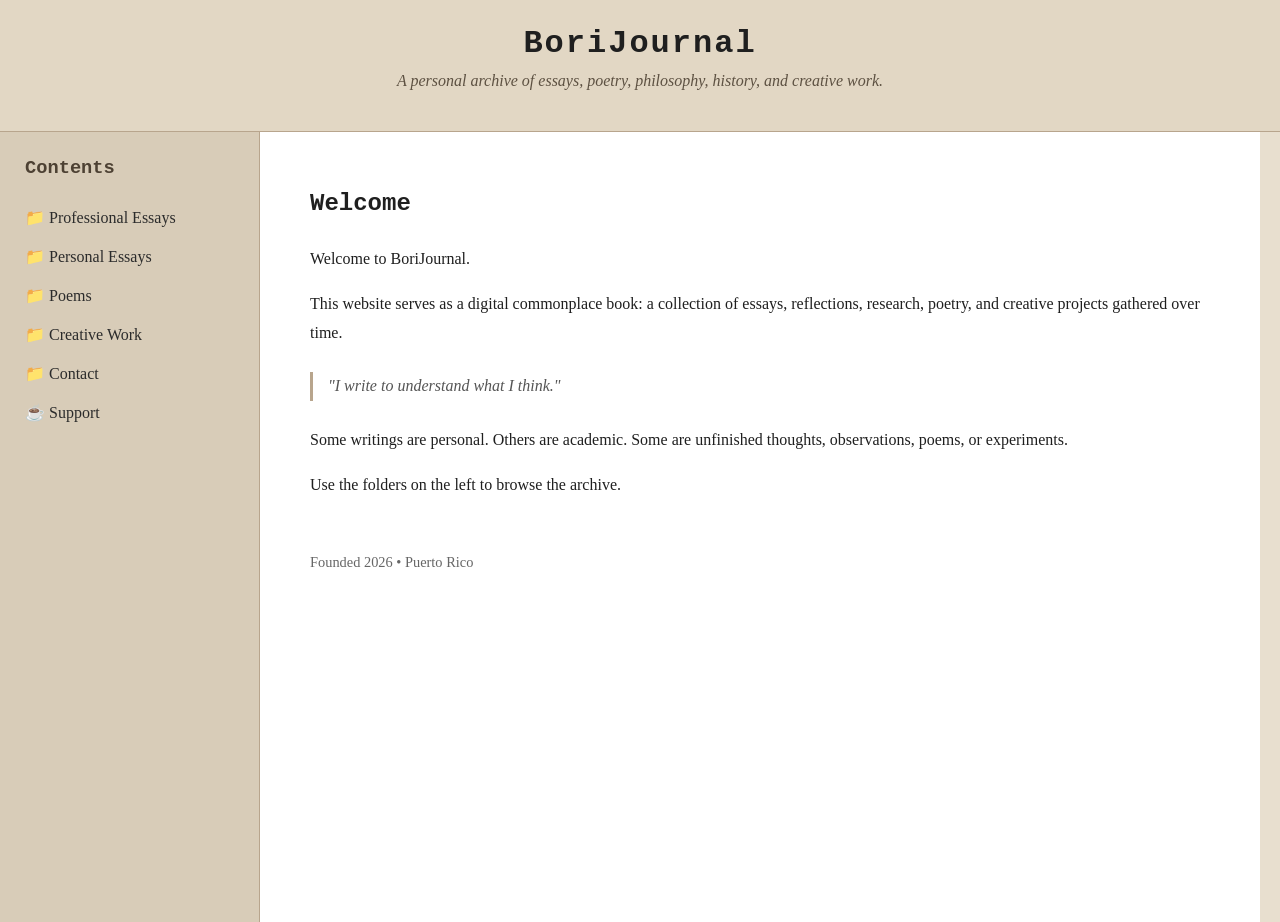
<file: index.html>
<!DOCTYPE html>
<html lang="en">

<head>
<meta charset="UTF-8">
<meta name="viewport" content="width=device-width, initial-scale=1.0">
<title>BoriJournal</title>

<style>

body {
    margin: 0;
    background-color: #e8dfcf;
    color: #1f1f1f;
    font-family: Georgia, serif;
}

header {
    background-color: #e2d7c4;
    border-bottom: 1px solid #b8a58d;
    padding: 25px;
    text-align: center;
}

header h1 {
    margin: 0;
    font-family: "Courier New", monospace;
    font-size: 2em;
    letter-spacing: 2px;
}

header p {
    margin-top: 10px;
    color: #5d5142;
    font-style: italic;
}

.container {
    display: flex;
    min-height: calc(100vh - 110px);
}

.sidebar {
    width: 260px;
    background-color: #d8ccb8;
    border-right: 1px solid #b8a58d;
    padding: 25px;
    box-sizing: border-box;
}

.sidebar h3 {
    margin-top: 0;
    font-family: "Courier New", monospace;
    color: #4d4133;
}

.sidebar a {
    display: block;
    padding: 10px 0;
    color: #2b2b2b;
    text-decoration: none;
}

.sidebar a:hover {
    text-decoration: underline;
}

.content {
    flex: 1;
    background-color: white;
    padding: 50px;
    box-sizing: border-box;
    max-width: 1000px;
    line-height: 1.8;
}

.content h2 {
    font-family: "Courier New", monospace;
    margin-top: 0;
}

.quote {
    border-left: 3px solid #b8a58d;
    padding-left: 15px;
    color: #555;
    font-style: italic;
    margin: 25px 0;
}

.footer-note {
    margin-top: 50px;
    font-size: 0.9em;
    color: #666;
}

</style>
</head>

<body>

<header>
    <h1>BoriJournal</h1>

    <p>
        A personal archive of essays, poetry, philosophy, history,
        and creative work.
    </p>
</header>

<div class="container">

    <nav class="sidebar">

        <h3>Contents</h3>

        <a href="professional-essays/">📁 Professional Essays</a>
        
        <a href="personal-essays/">📁 Personal Essays</a>
        
        <a href="poems/">📁 Poems</a>

        <a href="creative-work/">📁 Creative Work</a>

        <a href="contact/">📁 Contact</a>
        
        <a href="../support/">☕ Support</a>
        
    </nav>

    <main class="content">

        <h2>Welcome</h2>

        <p>
            Welcome to BoriJournal.
        </p>

        <p>
            This website serves as a digital commonplace book:
            a collection of essays, reflections, research,
            poetry, and creative projects gathered over time.
        </p>

        <div class="quote">
            "I write to understand what I think."
        </div>

        <p>
            Some writings are personal.
            Others are academic.
            Some are unfinished thoughts,
            observations, poems, or experiments.
        </p>

        <p>
            Use the folders on the left to browse the archive.
        </p>

        <div class="footer-note">
            Founded 2026 • Puerto Rico
        </div>

    </main>

</div>

</body>
</html>
</file>
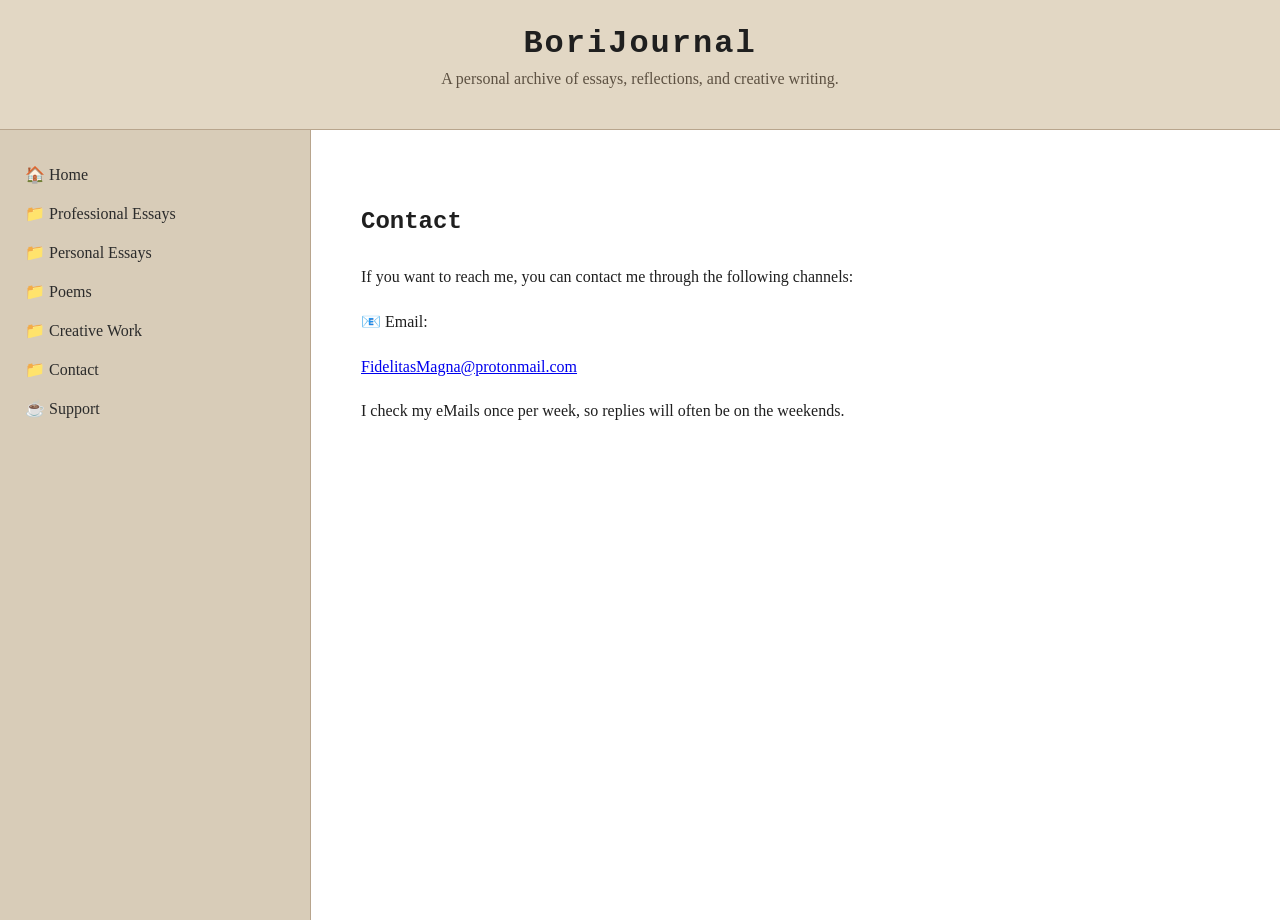
<file: contact/index.html>
<!DOCTYPE html>
<html lang="en">

<head>
    
<meta charset="UTF-8">
<title>Creative Work - BoriJournal</title>
    
<link rel="stylesheet" href="../style.css">

</head>

<body>

<header>
    <h1>BoriJournal</h1>
    <p>A personal archive of essays, reflections, and creative writing.</p>
</header>

<div class="container">

    <nav class="sidebar">

        <a href="../">🏠 Home</a>

        <a href="../professional-essays/">📁 Professional Essays</a>
        <a href="../personal-essays/">📁 Personal Essays</a>
        <a href="../poems/">📁 Poems</a>
        <a href="../creative-work/">📁 Creative Work</a>
        <a href="../contact/">📁 Contact</a>
        <a href="../support/">☕ Support</a>

    </nav>

    <main class="content">

        <h2>Contact</h2>

        <p>
            If you want to reach me, you can contact me through the following channels:
        </p>

        <div class="contact-box">

            <p>📧 Email:</p>
            <p><a class="email" href="mailto:yourname@email.com">FidelitasMagna@protonmail.com</a></p>
            <p>I check my eMails once per week, so replies will often be on the weekends.</p>

        </div>

    </main>

</div>

</body>
</html>
</file>
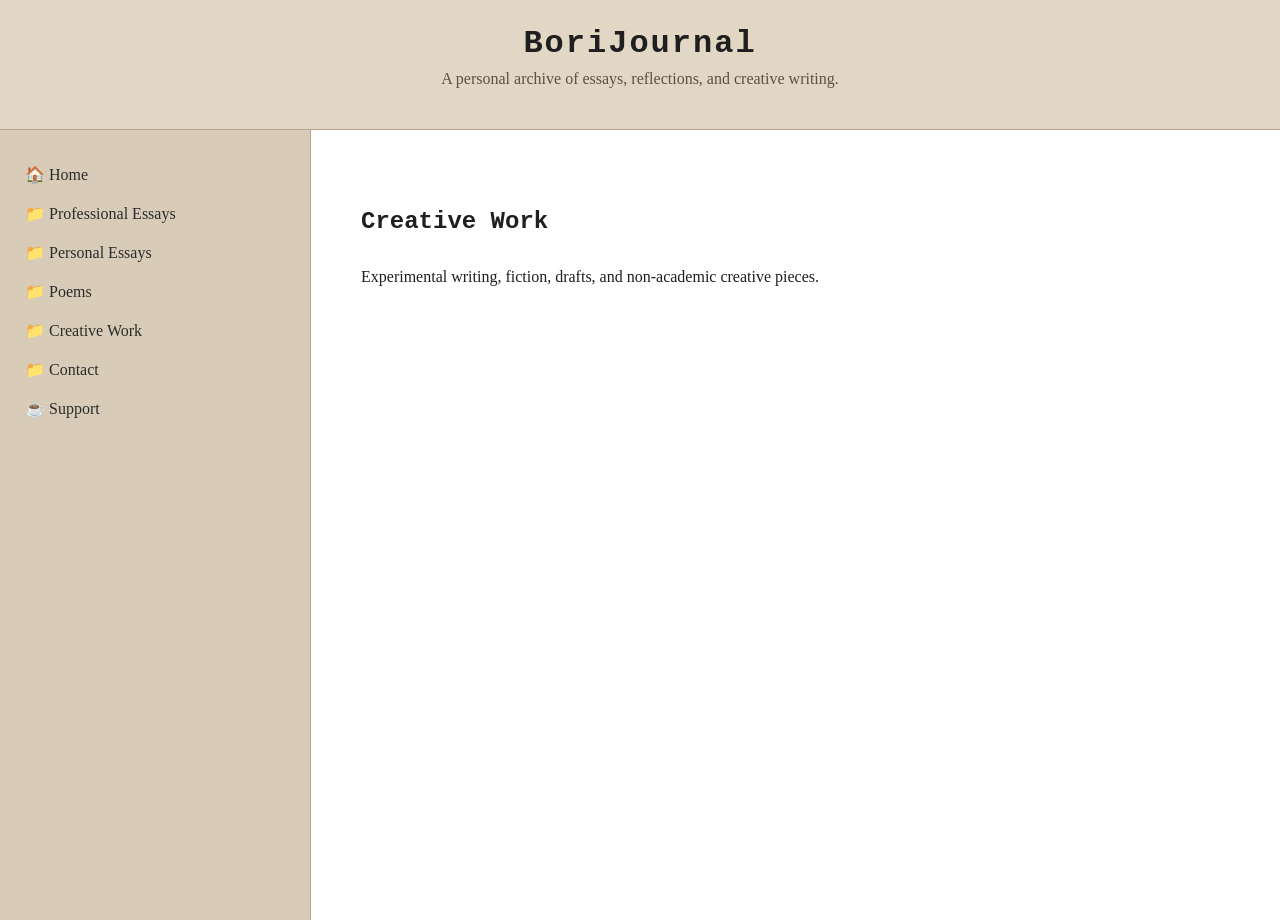
<file: creative-work/index.html>
<!DOCTYPE html>
<html lang="en">

<head>
    
<meta charset="UTF-8">
<title>Creative Work - BoriJournal</title>
    
<link rel="stylesheet" href="../style.css">

</head>

<body>

<header>
    <h1>BoriJournal</h1>
    <p>A personal archive of essays, reflections, and creative writing.</p>
</header>

<div class="container">

    <nav class="sidebar">

        <a href="../">🏠 Home</a>

        <a href="../professional-essays/">📁 Professional Essays</a>
        <a href="../personal-essays/">📁 Personal Essays</a>
        <a href="../poems/">📁 Poems</a>
        <a href="../creative-work/">📁 Creative Work</a>
        <a href="../contact/">📁 Contact</a>
        <a href="../support/">☕ Support</a>

    </nav>

    <main class="content">

        <h2>Creative Work</h2>

        <p>
            Experimental writing, fiction, drafts, and non-academic creative pieces.
        </p>

    </main>

</div>

</body>
</html>
</file>
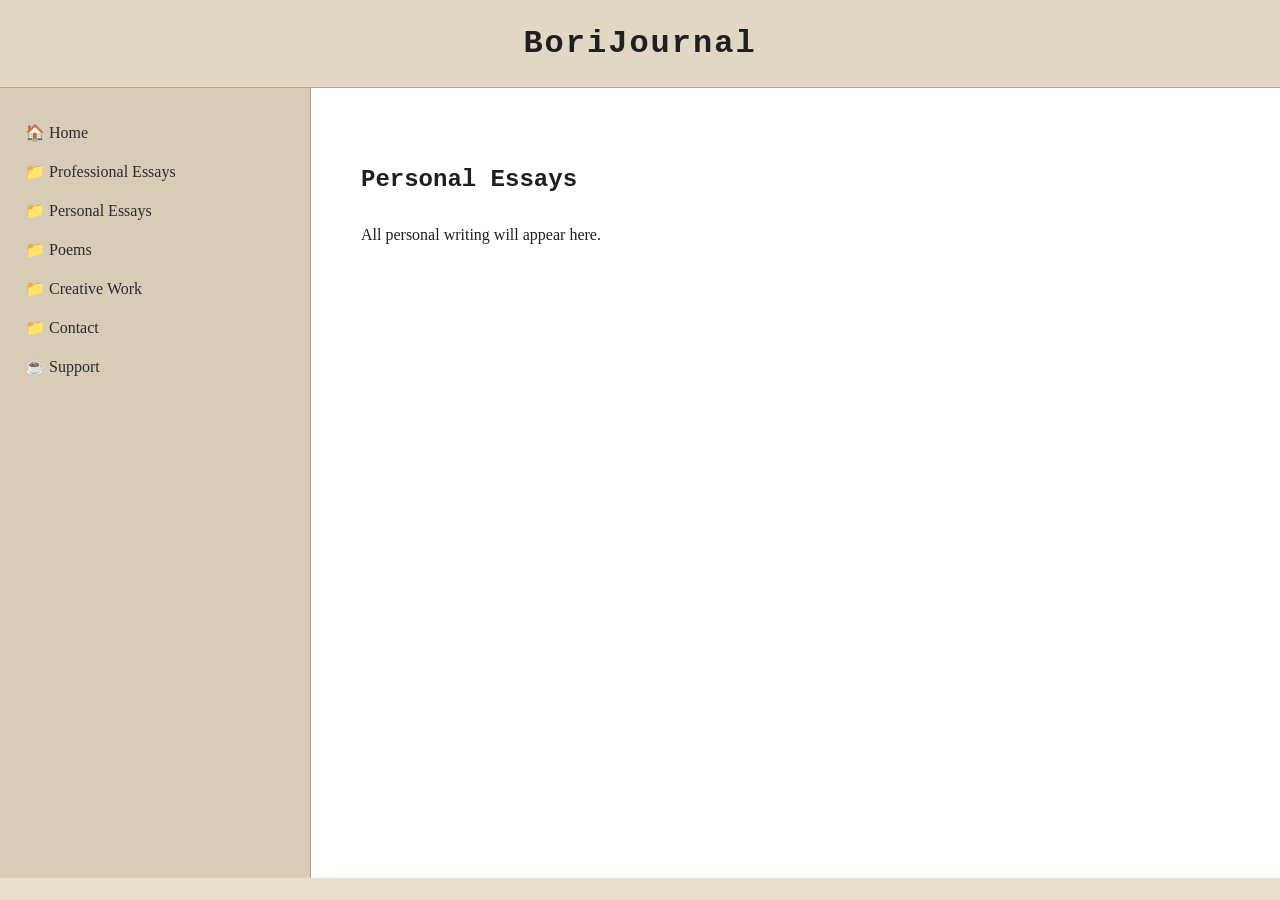
<file: personal-essays/index.html>
<!DOCTYPE html>
<html lang="en">

<head>
    
<meta charset="UTF-8">
<title>Creative Work - BoriJournal</title>
    
<link rel="stylesheet" href="../style.css">

</head>

<body>

<header>
    <h1>BoriJournal</h1>
</header>

<div class="container">

    <nav class="sidebar">

        <a href="../">🏠 Home</a>
        <a href="../professional-essays/">📁 Professional Essays</a>
        <a href="../personal-essays/">📁 Personal Essays</a>
        <a href="../poems/">📁 Poems</a>
        <a href="../creative-work/">📁 Creative Work</a>
        <a href="../contact/">📁 Contact</a>
        <a href="../support/">☕ Support</a>

    </nav>

    <main class="content">
        
        <h2>Personal Essays</h2>

        <p>All personal writing will appear here.</p>

    </main>

</div>

</body>
</html>
</file>
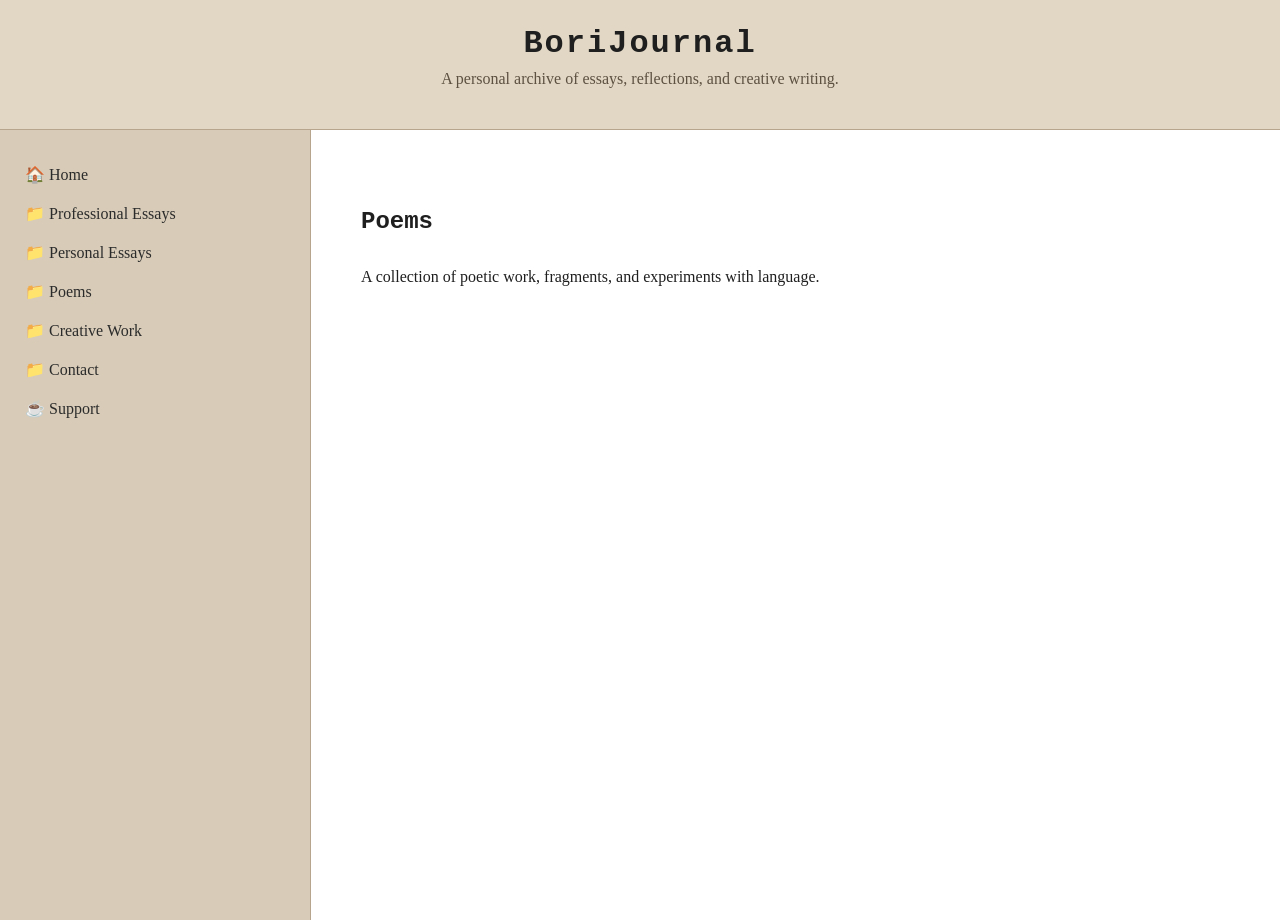
<file: poems/index.html>
<!DOCTYPE html>
<html lang="en">
<head>
    
<meta charset="UTF-8">
<title>Creative Work - BoriJournal</title>
    
<link rel="stylesheet" href="../style.css">

</head>

<body>

<header>
    <h1>BoriJournal</h1>
    <p>A personal archive of essays, reflections, and creative writing.</p>
</header>

<div class="container">

    <nav class="sidebar">

        <a href="../">🏠 Home</a>

        <a href="../professional-essays/">📁 Professional Essays</a>
        <a href="../personal-essays/">📁 Personal Essays</a>
        <a href="../poems/">📁 Poems</a>
        <a href="../creative-work/">📁 Creative Work</a>
        <a href="../contact/">📁 Contact</a>
        <a href="../support/">☕ Support</a>

    </nav>

    <main class="content">

        <h2>Poems</h2>

        <p>
            A collection of poetic work, fragments, and experiments with language.
        </p>

    </main>

</div>

</body>
</html>
</file>
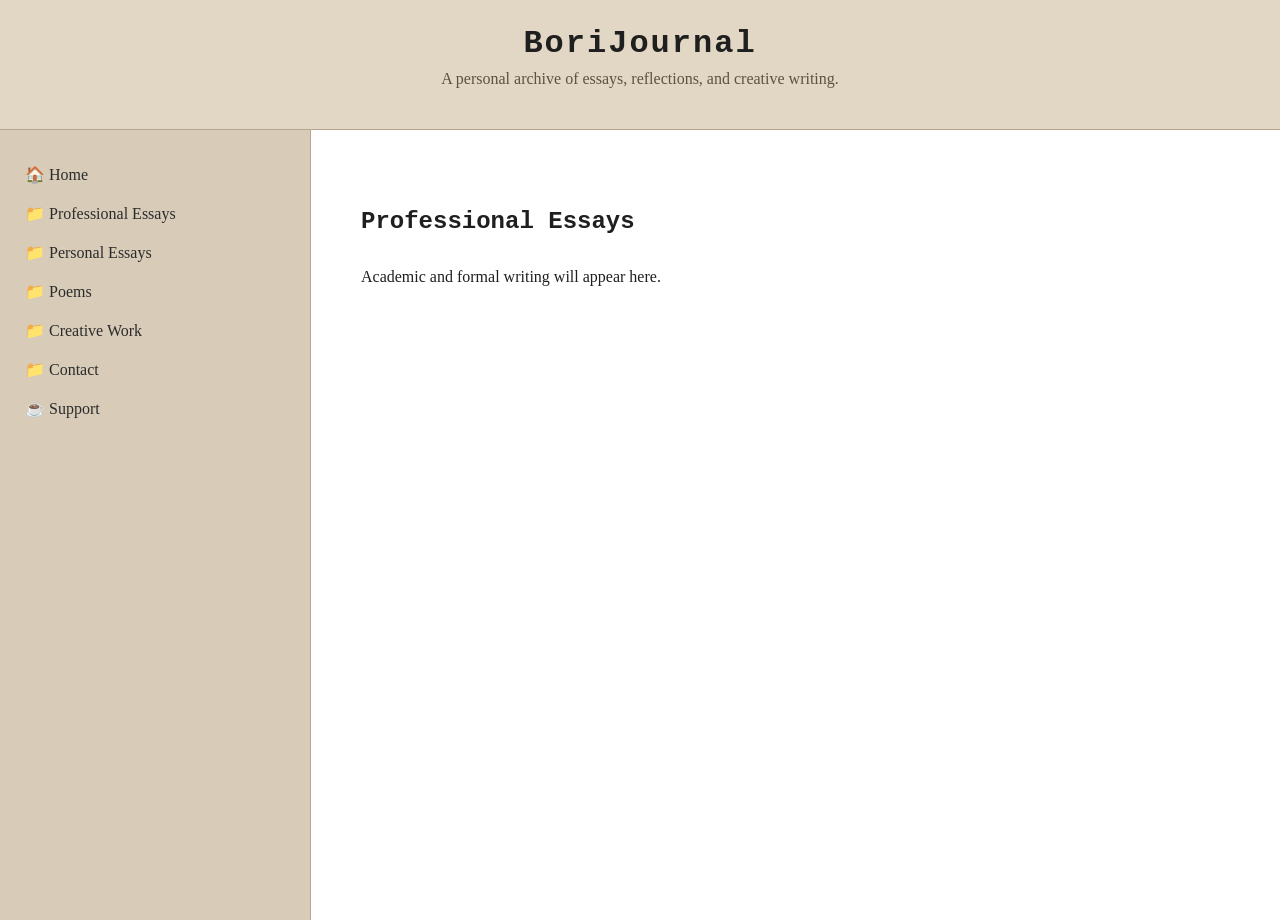
<file: professional-essays/index.html>
<!DOCTYPE html>
<html lang="en">

<head>
    
<meta charset="UTF-8">
<title>Creative Work - BoriJournal</title>
    
<link rel="stylesheet" href="../style.css">

</head>

<body>

<header>
    <h1>BoriJournal</h1>
    <p>A personal archive of essays, reflections, and creative writing.</p>
</header>

<div class="container">

    <nav class="sidebar">

        <a href="../">🏠 Home</a>

        <a href="../professional-essays/">📁 Professional Essays</a>
        <a href="../personal-essays/">📁 Personal Essays</a>
        <a href="../poems/">📁 Poems</a>
        <a href="../creative-work/">📁 Creative Work</a>
        <a href="../contact/">📁 Contact</a>
        <a href="../support/">☕ Support</a>

    </nav>

    <main class="content">

        <h2>Professional Essays</h2>

        <p>
            Academic and formal writing will appear here.
        </p>

    </main>

</div>

</body>
</html>
</file>
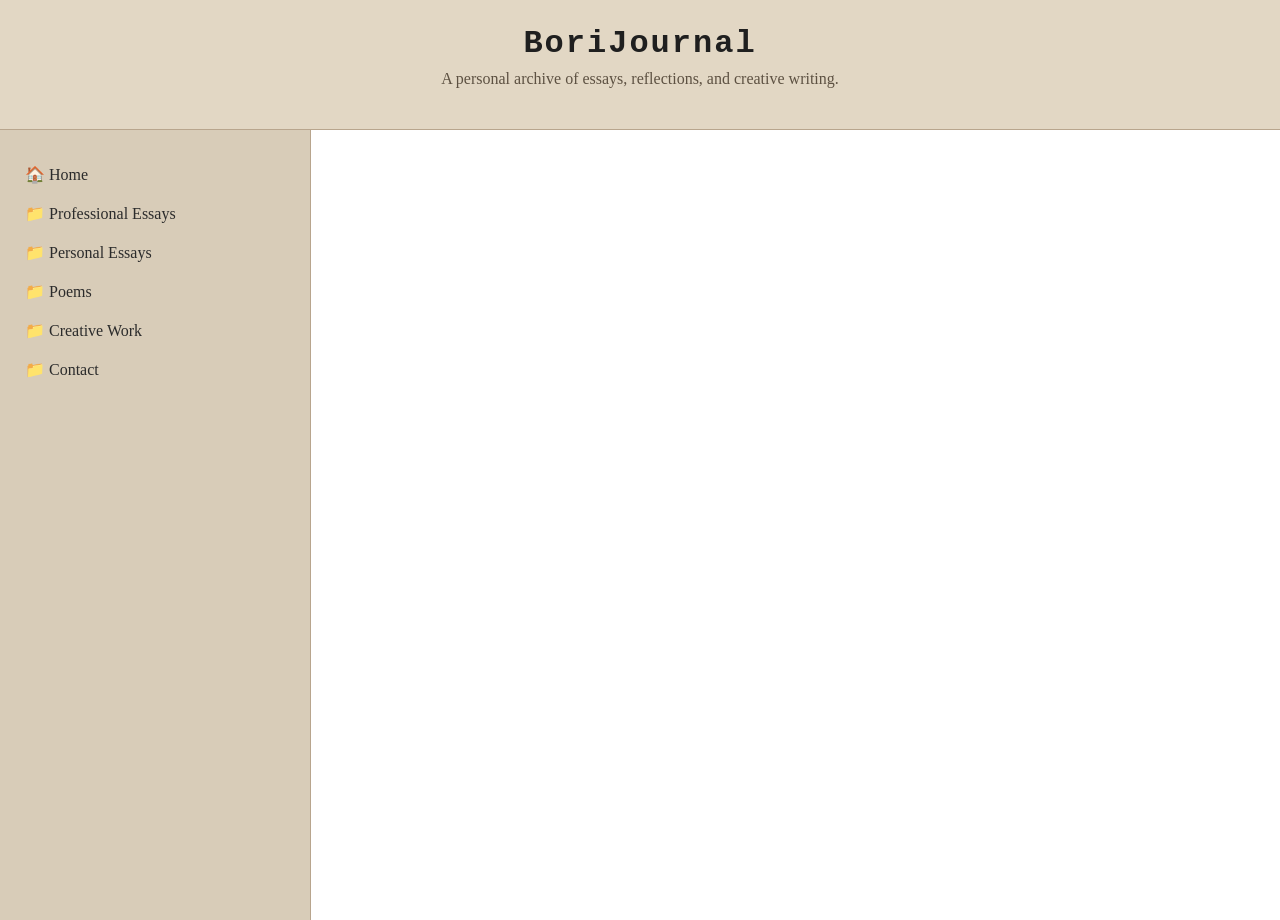
<file: template.html>
<!DOCTYPE html>
<html lang="en">

<head>
<meta charset="UTF-8">
<title>BoriJournal</title>

<link rel="stylesheet" href="style.css">
</head>

<body>

<header>
    <h1>BoriJournal</h1>
    <p>A personal archive of essays, reflections, and creative writing.</p>
</header>

<div class="container">

    <nav class="sidebar">
        <a href="./">🏠 Home</a>
        <a href="./professional-essays/">📁 Professional Essays</a>
        <a href="./personal-essays/">📁 Personal Essays</a>
        <a href="./poems/">📁 Poems</a>
        <a href="./creative-work/">📁 Creative Work</a>
        <a href="./contact/">📁 Contact</a>
    </nav>

    <main class="content">

        <!-- CONTENT GOES HERE -->

    </main>

</div>

</body>
</html>
</file>
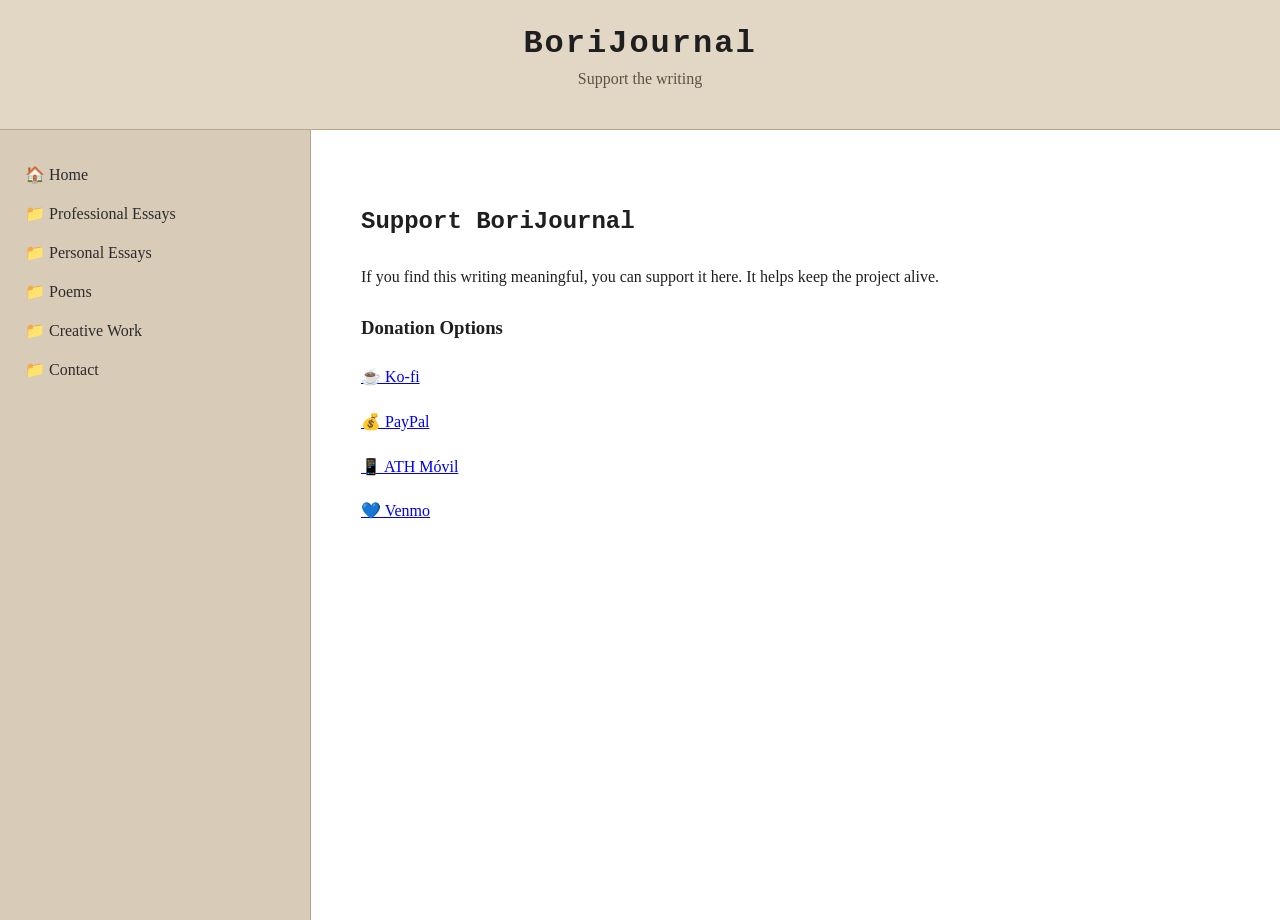
<file: contact/donate.html>
<!DOCTYPE html>
<html lang="en">

<head>
<meta charset="UTF-8">
<title>Support - BoriJournal</title>

<link rel="stylesheet" href="../style.css">
</head>

<body>

<header>
    <h1>BoriJournal</h1>
    <p>Support the writing</p>
</header>

<div class="container">

    <nav class="sidebar">
        <a href="../">🏠 Home</a>
        <a href="../professional-essays/">📁 Professional Essays</a>
        <a href="../personal-essays/">📁 Personal Essays</a>
        <a href="../poems/">📁 Poems</a>
        <a href="../creative-work/">📁 Creative Work</a>
        <a href="../contact/">📁 Contact</a>
    </nav>

    <main class="content">

        <h2>Support BoriJournal</h2>

        <p>
            If you find this writing meaningful, you can support it here.
            It helps keep the project alive.
        </p>

        <h3>Donation Options</h3>

        <p>
            <a href="https://ko-fi.com/YOURNAME" target="_blank">
                ☕ Ko-fi
            </a>
        </p>

        <p>
            <a href="https://www.paypal.me/YOURNAME" target="_blank">
                💰 PayPal
            </a>
        </p>

        <p>
            <a href="https://your-ath-movil-link" target="_blank">
                📱 ATH Móvil
            </a>
        </p>
      
          <p>
             <a href="https://venmo.com/u/YOURVENMOUSERNAME" target="_blank">
        💙 Venmo
    </a>
</p>

    </main>

</div>

</body>
</html>
</file>
<file: style.css>
body {
    margin: 0;
    background-color: #e8dfcf;
    color: #1f1f1f;
    font-family: Georgia, serif;
}

header {
    background-color: #e2d7c4;
    border-bottom: 1px solid #b8a58d;
    padding: 25px;
    text-align: center;
}

header h1 {
    margin: 0;
    font-family: "Courier New", monospace;
    letter-spacing: 2px;
}

header p {
    margin-top: 8px;
    color: #5d5142;
}

.container {
    display: flex;
    min-height: calc(100vh - 110px);
}

.sidebar {
    width: 260px;
    background-color: #d8ccb8;
    border-right: 1px solid #b8a58d;
    padding: 25px;
}

.sidebar a {
    display: block;
    padding: 10px 0;
    color: #2b2b2b;
    text-decoration: none;
}

.sidebar a:hover {
    text-decoration: underline;
}

.content {
    flex: 1;
    background-color: white;
    padding: 50px;
    line-height: 1.8;
}

h2 {
    font-family: "Courier New", monospace;
}
</file>
